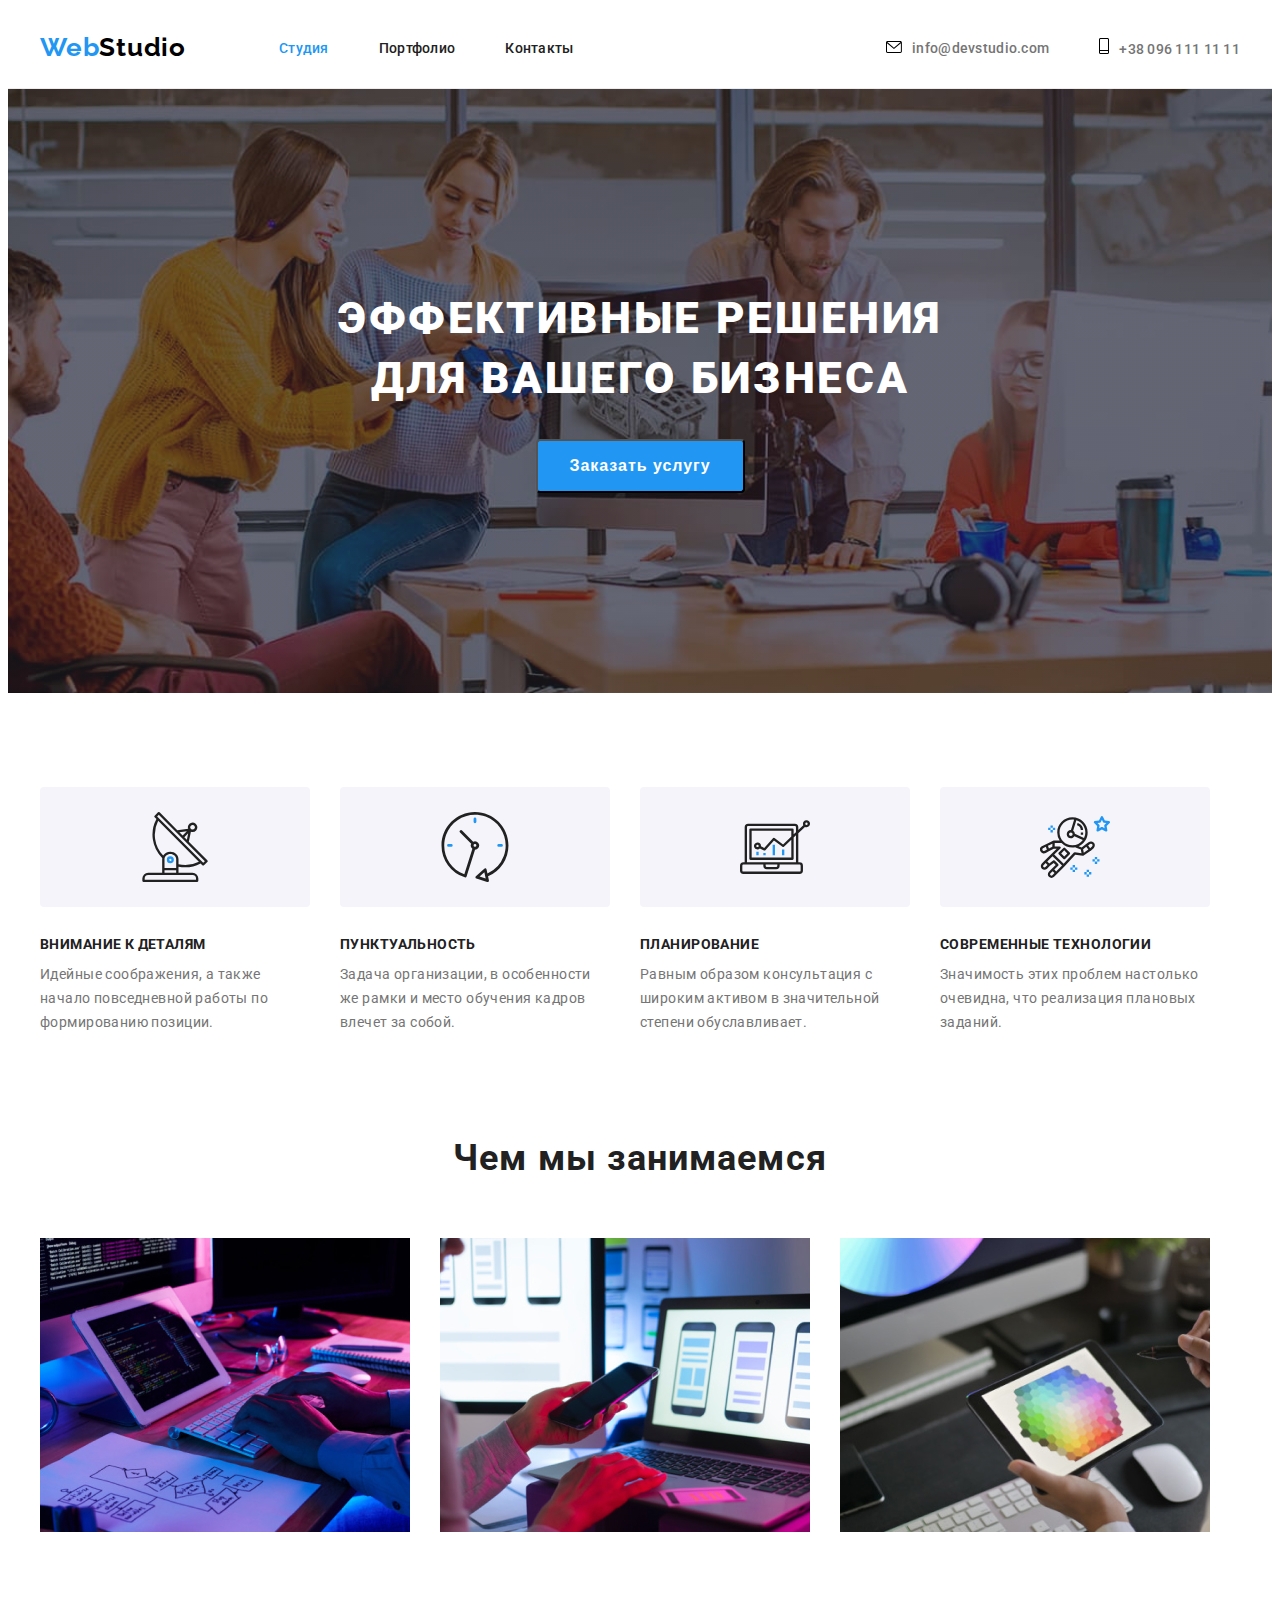
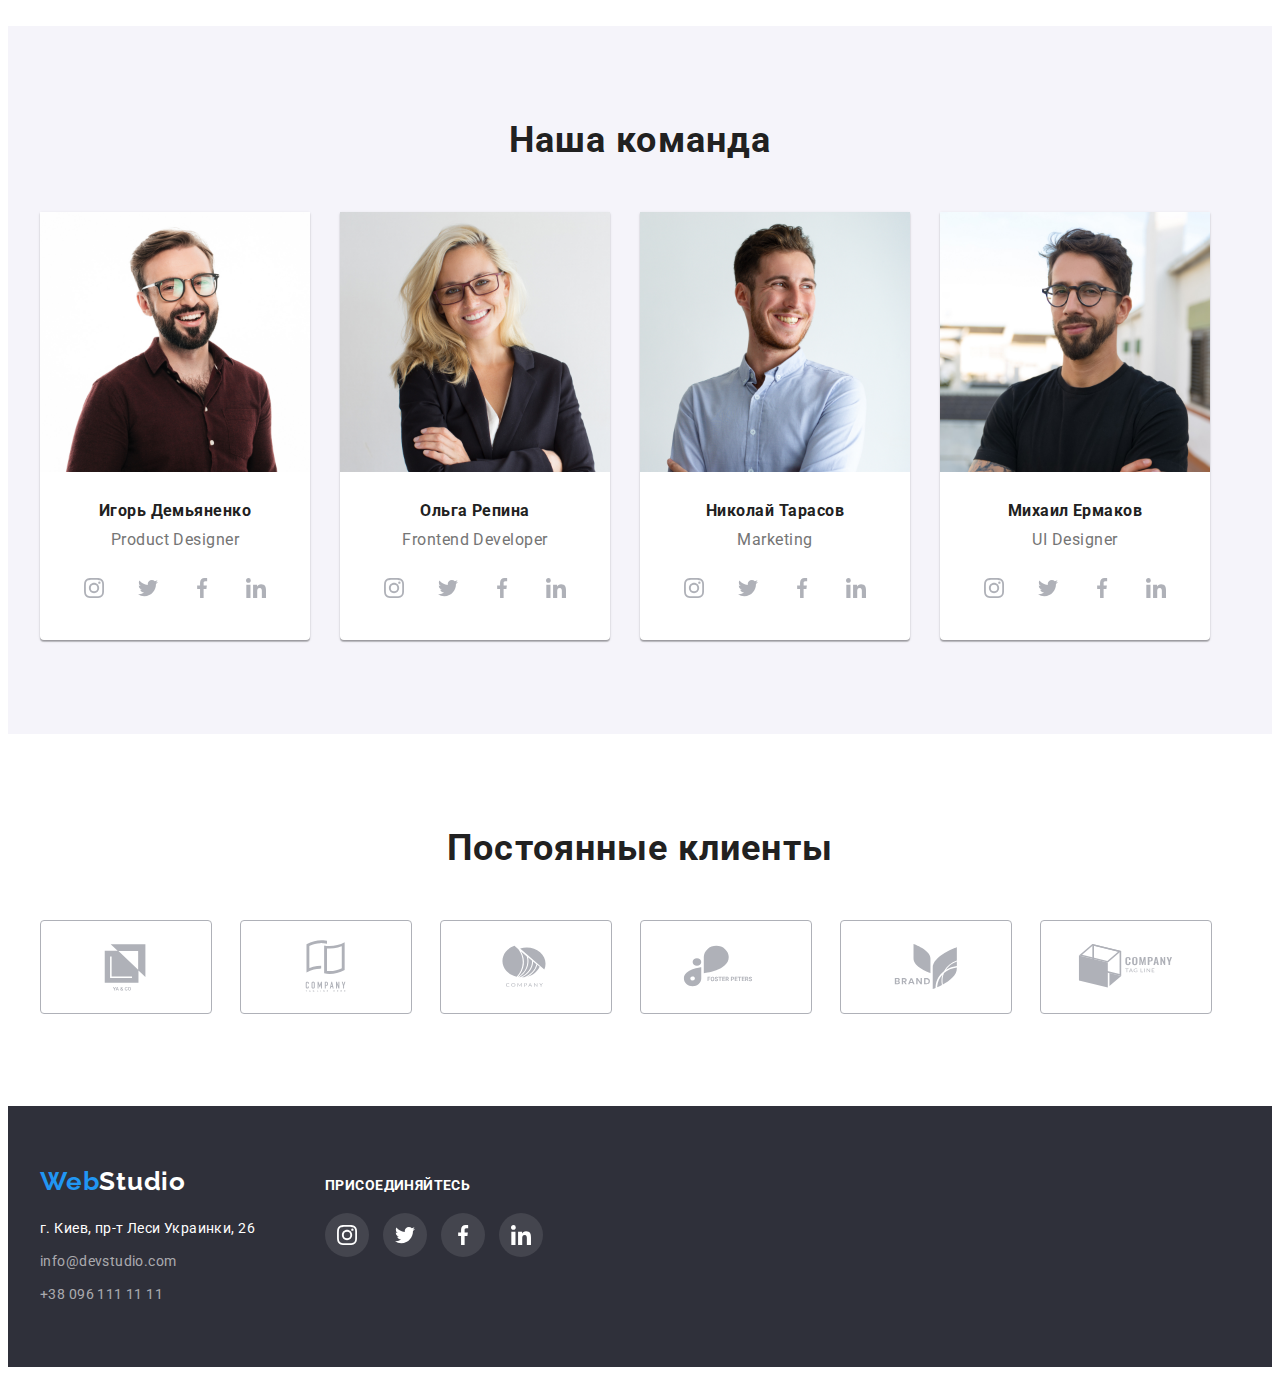
<file: index.html>
<!DOCTYPE html>
<html lang="en">
<head>
    <meta charset="UTF-8">
    <meta http-equiv="X-UA-Compatible" content="IE=edge">
    <meta name="viewport" content="width=device-width, initial-scale=1.0">
    <title>Document</title>
    <link rel="preconnect" href="https://fonts.googleapis.com">
    <link rel="preconnect" href="https://fonts.gstatic.com" crossorigin>
    <link href="https://fonts.googleapis.com/css2?family=Raleway:wght@700&family=Roboto:wght@400;500;700;900&display=swap"
        rel="stylesheet">

        <link rel="stylesheet" href="https://cdnjs.cloudflare.com/ajax/libs/modern-normalize/1.1.0/modern-normalize.min.css"
            integrity="sha512-wpPYUAdjBVSE4KJnH1VR1HeZfpl1ub8YT/NKx4PuQ5NmX2tKuGu6U/JRp5y+Y8XG2tV+wKQpNHVUX03MfMFn9Q=="
            crossorigin="anonymous" referrerpolicy="no-referrer" />
    <link rel="stylesheet" href="./css/styles.css"/>
</head>
<body>
    
    <header class="page-header">
        <div class="container page-header-container">
        <nav class="navigation">
        <a class="logo link"href="./index.html"><span class="web">Web</span>Studio</a>

        <ul class="menu list">
            <li class="menu-item"><a class="menu-link link current" href="./index.html">Студия</a></li>
            <li class="menu-item"><a class="menu-link link"href="./portfolio.html">Портфолио</a></li>
            <li class="menu-item"><a class="menu-link link"href="">Контакты</a></li>
        </ul>
        </nav>

        <ul class="contact-list list">
           <li class="menu-contact">
               
            
            
            <a class="mail link" href="mailto:info@devstudio.com"><svg class="menu-icon" width="16" height="12">
                <use href="./images/icons.svg#icon-mail"></use>
            </svg>info@devstudio.com</a>
                
            </li> 
            <li class="menu-contact">
                
                    
                
                <a class="phone-number link"href="tel:+380961111111"><svg class="menu-icon" width="10" height="16">
                    <use href="./images/icons.svg#icon-telefon"></use>
                </svg>+38 096 111 11 11</a></li>

        </ul>
        </div>


    </header>
    <main>
    <!--Герой-->
    
        <section class="hero">
            <div class="container">
            <h1 class="hero-text">Эффективные решения для вашего бизнеса</h1>
            <button class="modal-btn" type="button">Заказать услугу</button>
        </section>
    </div>
    <!--Преимущества-->

    <section class="section">
        <div class="container">
        <h2 class="our-benefits visually-hidden">Наши преимущества</h2>

        <ul class="benefits-list list">

            <li class="main-benefits">
                <div class="main-icon">
                    <svg class="main-menu-icon">
                        <use href="./images/icons.svg#icon-antenna"></use>
                    </svg>
                </div>
                <h3 class="suptitle-benefits">Внимание к деталям</h3>
                <p class="suptitle-benefits-list">Идейные соображения, а также начало повседневной работы по формированию позиции.</p>
            </li>

            <li class="main-benefits">
                        
                <div class="main-icon">
                    <svg class="main-menu-icon">
                        <use href="./images/icons.svg#icon-clock"></use>
                    </svg>
                </div>
                <h3 class="suptitle-benefits">Пунктуальность</h3>
                <p class="suptitle-benefits-list">Задача организации, в особенности же рамки и место обучения кадров влечет за собой.</p>
            </li>

            <li class="main-benefits">
                <div class="main-icon">
                    <svg class="main-menu-icon">
                        <use href="./images/icons.svg#icon-diagram"></use>
                    </svg>
                </div>
                <h3 class="suptitle-benefits">Планирование</h3>
                <p class="suptitle-benefits-list">Равным образом консультация с широким активом в значительной степени обуславливает.</p>
            </li>

            <li class="main-benefits">
                <div class="main-icon">
                    <svg class="main-menu-icon">
                        <use href="./images/icons.svg#icon-astronaut"></use>
                    </svg>
                </div>
                <h3 class="suptitle-benefits">Современные технологии</h3>
                <p class="suptitle-benefits-list">Значимость этих проблем настолько очевидна, что реализация плановых заданий.</p>
            </li>

            


        </ul>

        </div>
    </section>

<section class="our-work-section section">
    <div class="container">
    <h2 class="our-work">Чем мы занимаемся</h2>
    <ul class="our-work-list list">
    <li class="our-work-img">
        <img src="./images/verstka.jpg" alt="верстка на ПК" width="370"/> 
    </li>

    <li class="our-work-img">
        <img src="./images/design.jpg" alt="выбор дизайна страницы" width="370" />
    </li>

    <li class="our-work-img">
        <img src="./images/colors.jpg" alt="палитра цветов на планшете" width="370" />
    </li>

    </ul>
    </div>
</section>

<!--Наша команда-->

    <section class="our-team-sections section">
        <div class="container">
        <h2 class="our-team">Наша команда</h2>

        <ul class="our-team-list list">

            <li class="our-team-element">
                <img class="our-team-img" src="./images/igor.jpg" alt="Игорь Демьяненко" width="270"/>
            <div class="team-card">
                <h3 class="our-team-worker">Игорь Демьяненко</h3>
                <p class="our-team-prof">Product Designer</p>
                <ul class="social-list list">
                    <li class="social-list-item">
                        <a href="" class="social-list-link">
                            <svg class="social-list-icon" width="20" height="20">
                                <use href="./images/icons.svg#icon-instagram"></use>
                            </svg>
                        </a>
                    </li>

                    <li class="social-list-item">
                        <a href="" class="social-list-link">
                            <svg class="social-list-icon" width="20" height="20">
                                <use href="./images/icons.svg#icon-twitter"></use>
                            </svg>
                        </a>
                    </li>

                    <li class="social-list-item">
                        <a href="" class="social-list-link">
                            <svg class="social-list-icon" width="20" height="20">
                                <use href="./images/icons.svg#icon-facebook"></use>
                            </svg>
                        </a>
                    </li>

                    <li class="social-list-item">
                        <a href="" class="social-list-link">
                            <svg class="social-list-icon" width="20" height="20">
                                <use href="./images/icons.svg#icon-linkedin"></use>
                            </svg>
                        </a>
                    </li>
            </div>
            </li>

            <li class="our-team-element">
                <img class="our-team-img"src="./images/olga.jpg" alt="Ольга Репина" width="270" />
                <div class="team-card"><h3 class="our-team-worker">Ольга Репина</h3>
                <p class="our-team-prof">Frontend Developer</p>
                <ul class="social-list list">
                    <li class="social-list-item">
                        <a href="" class="social-list-link">
                            <svg class="social-list-icon" width="20" height="20">
                                <use href="./images/icons.svg#icon-instagram"></use>
                            </svg>
                        </a>
                    </li>
                
                    <li class="social-list-item">
                        <a href="" class="social-list-link">
                            <svg class="social-list-icon" width="20" height="20">
                                <use href="./images/icons.svg#icon-twitter"></use>
                            </svg>
                        </a>
                    </li>
                
                    <li class="social-list-item">
                        <a href="" class="social-list-link">
                            <svg class="social-list-icon" width="20" height="20">
                                <use href="./images/icons.svg#icon-facebook"></use>
                            </svg>
                        </a>
                    </li>
                
                    <li class="social-list-item">
                        <a href="" class="social-list-link">
                            <svg class="social-list-icon" width="20" height="20">
                                <use href="./images/icons.svg#icon-linkedin"></use>
                            </svg>
                        </a>
                        
                </div>
            </li>

            <li class="our-team-element">
                <img class="our-team-img"src="./images/nikolai.jpg" alt="Николай Тарасов" width="270" />
                <div class="team-card"><h3 class="our-team-worker">Николай Тарасов</h3>
                <p class="our-team-prof">Marketing</p>
                <ul class="social-list list">
                    <li class="social-list-item">
                        <a href="" class="social-list-link">
                            <svg class="social-list-icon" width="20" height="20">
                                <use href="./images/icons.svg#icon-instagram"></use>
                            </svg>
                        </a>
                    </li>
                
                    <li class="social-list-item">
                        <a href="" class="social-list-link">
                            <svg class="social-list-icon" width="20" height="20">
                                <use href="./images/icons.svg#icon-twitter"></use>
                            </svg>
                        </a>
                    </li>
                
                    <li class="social-list-item">
                        <a href="" class="social-list-link">
                            <svg class="social-list-icon" width="20" height="20">
                                <use href="./images/icons.svg#icon-facebook"></use>
                            </svg>
                        </a>
                    </li>
                
                    <li class="social-list-item">
                        <a href="" class="social-list-link">
                            <svg class="social-list-icon" width="20" height="20">
                                <use href="./images/icons.svg#icon-linkedin"></use>
                            </svg>
                        </a>
                        
                </div>
            </li>

            <li class="our-team-element">
                <img class="our-team-img"src="./images/mihail.jpg" alt="Михаил Ермаков" width="270" />
                <div class="team-card"><h3 class="our-team-worker">Михаил Ермаков</h3>
                <p class="our-team-prof">UI Designer</p>
                <ul class="social-list list">
                    <li class="social-list-item">
                        <a href="" class="social-list-link">
                            <svg class="social-list-icon" width="20" height="20">
                                <use href="./images/icons.svg#icon-instagram"></use>
                            </svg>
                        </a>
                    </li>
                
                    <li class="social-list-item">
                        <a href="" class="social-list-link">
                            <svg class="social-list-icon" width="20" height="20">
                                <use href="./images/icons.svg#icon-twitter"></use>
                            </svg>
                        </a>
                    </li>
                
                    <li class="social-list-item">
                        <a href="" class="social-list-link">
                            <svg class="social-list-icon" width="20" height="20">
                                <use href="./images/icons.svg#icon-facebook"></use>
                            </svg>
                        </a>
                    </li>
                
                    <li class="social-list-item">
                        <a href="" class="social-list-link">
                            <svg class="social-list-icon" width="20" height="20">
                                <use href="./images/icons.svg#icon-linkedin"></use>
                            </svg>
                        </a>
                        
                </div>
            </li>
            </ul>

        </ul>
        </div>
    </section>

    <!---Постоянные клиенты-->

    <section class="section">
        <div class="container">
            <h2 class="our-klients">Постоянные клиенты</h2>
    
            <ul class="klients-list list">
    
                <li class="main-klients">
                    
                    
                        <a href="#" class="social-link-list">
                        <svg class="klients-menu-icon">
                            <use href="./images/icons.svg#icon-logo"></use>
                        </svg>
                        </a>
                    
                    
                </li>
                <li class="main-klients">
                    
                        <a href="#" class="social-link-list">
                        <svg class="klients-menu-icon">
                            <use href="./images/icons.svg#icon-logo-1"></use>
                        </svg>
                        </a>
                    
                
                </li>
                <li class="main-klients">
                    
                        <a href="#" class="social-link-list">
                        <svg class="klients-menu-icon">
                            <use href="./images/icons.svg#icon-logo-2"></use>
                        </svg>
                        </a>
                    
                
                </li>
                <li class="main-klients">
                    
                        <a href="#" class="social-link-list">
                        <svg class="klients-menu-icon">
                            <use href="./images/icons.svg#icon-logo-3"></use>
                        </svg>
                        </a>
                   
                
                </li>
                <li class="main-klients">
                    
                        <a href="#" class="social-link-list">
                        <svg class="klients-menu-icon">
                            <use href="./images/icons.svg#icon-logo-4"></use>
                        </svg>
                        </a>
                   
                
                </li>
                <li class="main-klients">
                    
                    
                    <a href="#" class="social-link-list">
                        
                        <svg class="klients-menu-icon">
                            <use href="./images/icons.svg#icon-logo-5"></use>
                            
                        
                            
                        </svg>
                        </a>
                        
                    
                    
                </li>

    
                
    
    
    
    
            </ul>
    
        </div>
    </section>

    </main>

    <!--футер-->

    <footer class="footer">
        <div class="container container-flex">

        <div>
            
            <a class="logo web-footer link" href="./index.html">Web<span class="studio">Studio</span></Studio></a>

        <address class="adres">

         <ul class="adres-list list">
            <li class="adres-item"><a class="nav-link link"href="https://goo.gl/maps/8EkQ3KVRZ2arSs8y7">г. Киев, пр-т Леси Украинки, 26</a></li>
            <li class="adres-item"><a class="mail-link link"href="mailto:info@devstudio.com">info@devstudio.com</a></li>
            <li class="adres-item"><a class="tel-link link"href="tel:+380961111111">+38 096 111 11 11</a></li>
        
         </ul>

        </address>

        </div>

         

        
         
        
        <div class="futer-link">
        
            <h2 class="futer-text" >присоединяйтесь</h2>
        <ul class="list">
            
            
            <li class="social-list-item-futer">
                <a href="" class="social-list-link-futer">
                    <svg class="social-list-icon-futer" width="20" height="20">
                        <use href="./images/icons.svg#icon-instagram"></use>
                    </svg>
                </a>
            </li>

            <li class="social-list-item-futer">
                <a href="" class="social-list-link-futer">
                    <svg class="social-list-icon-futer" width="20" height="20">
                        <use href="./images/icons.svg#icon-twitter"></use>
                    </svg>
                </a>
            </li>

            <li class="social-list-item-futer">
                <a href="" class="social-list-link-futer">
                    <svg class="social-list-icon-futer" width="20" height="20">
                        <use href="./images/icons.svg#icon-facebook"></use>
                    </svg>
                </a>
            </li>

            <li class="social-list-item-futer">
                <a href="" class="social-list-link-futer">
                    <svg class="social-list-icon-futer" width="20" height="20">
                        <use href="./images/icons.svg#icon-linkedin"></use>
                    </svg>
                </a>
            </li>
            
            </div>
        
        </div>




    </footer>
</body>
</html>
</file>
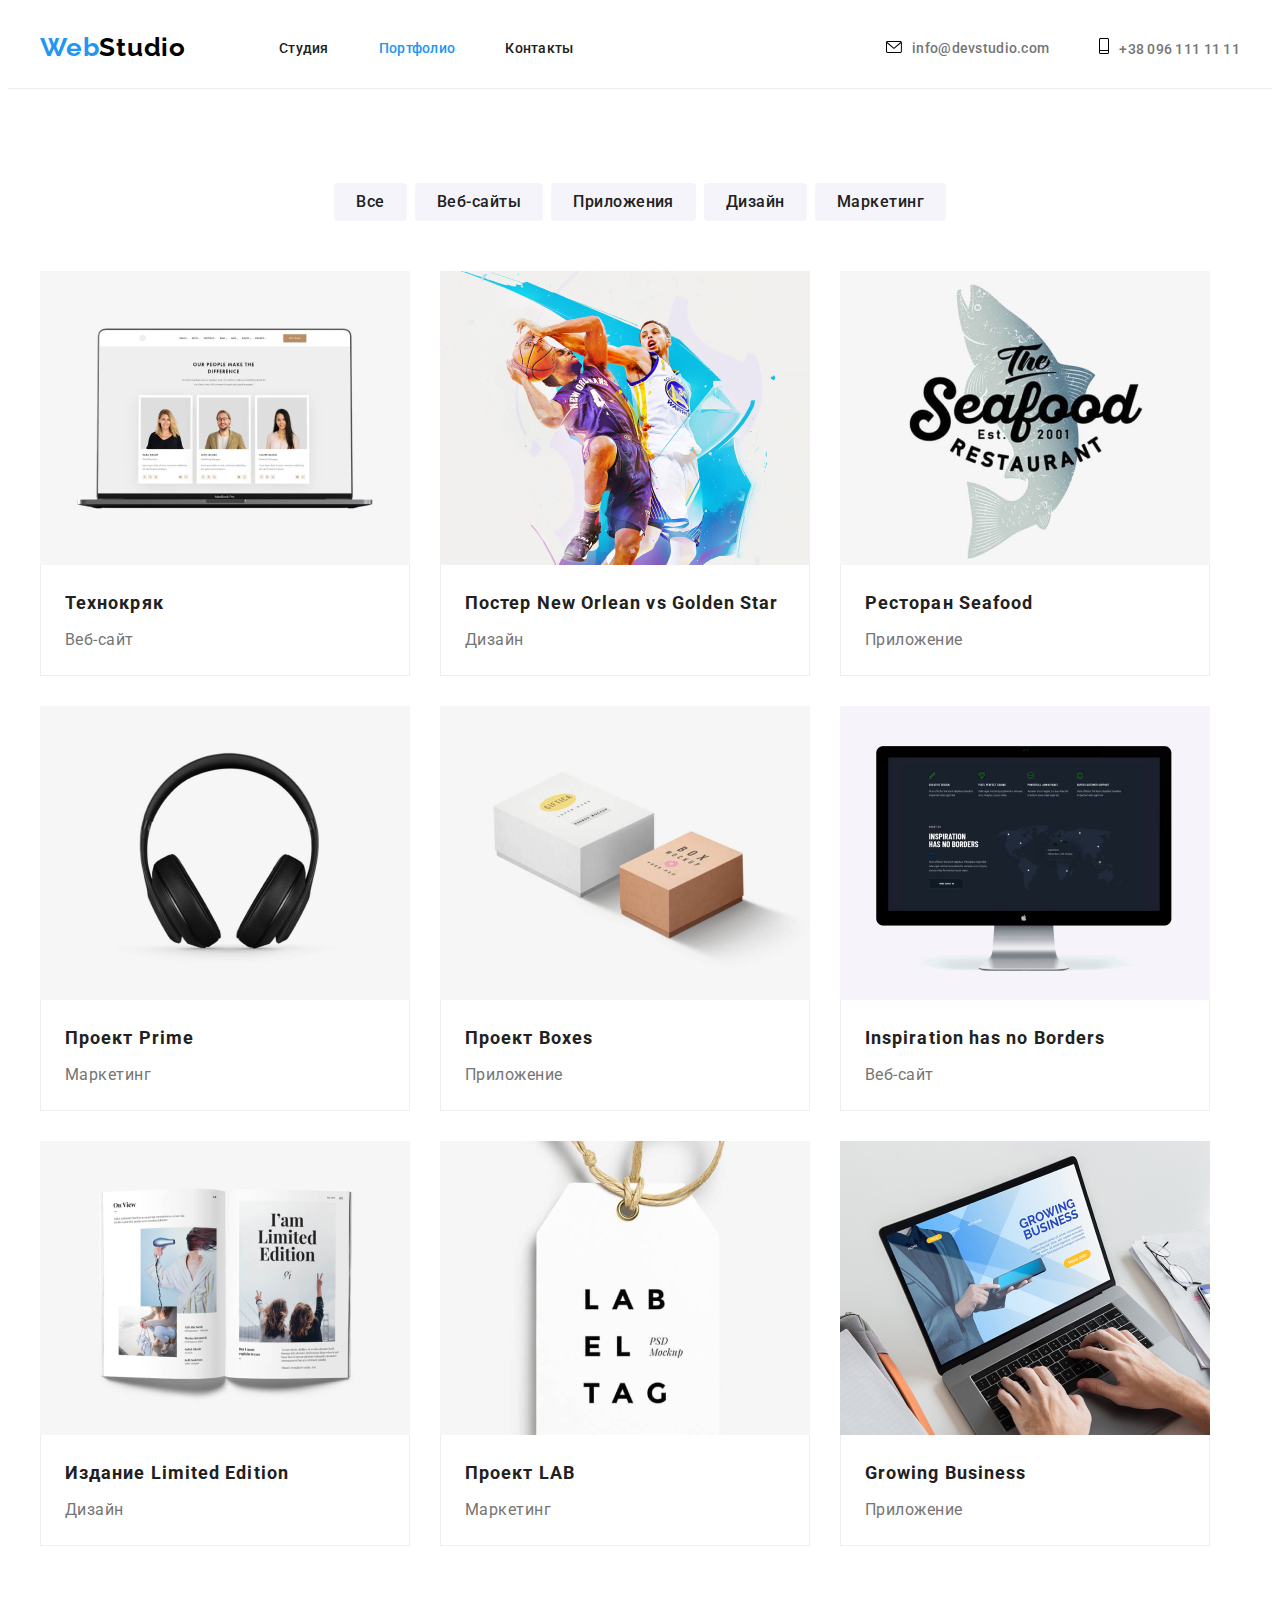
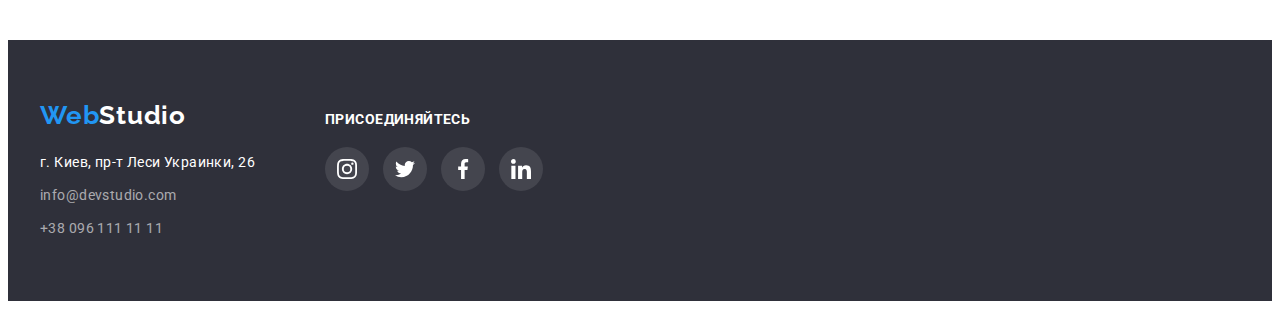
<file: portfolio.html>
<!DOCTYPE html>
<html lang="en">

<head>
    <meta charset="UTF-8">
    <meta http-equiv="X-UA-Compatible" content="IE=edge">
    <meta name="viewport" content="width=device-width, initial-scale=1.0">
    <title>Document</title>
    <link rel="preconnect" href="https://fonts.googleapis.com">
    <link rel="preconnect" href="https://fonts.gstatic.com" crossorigin>
    <link
        href="https://fonts.googleapis.com/css2?family=Raleway:wght@700&family=Roboto:wght@400;500;700;900&display=swap"
        rel="stylesheet">

        <link rel="stylesheet" href="https://cdnjs.cloudflare.com/ajax/libs/modern-normalize/1.1.0/modern-normalize.min.css"
            integrity="sha512-wpPYUAdjBVSE4KJnH1VR1HeZfpl1ub8YT/NKx4PuQ5NmX2tKuGu6U/JRp5y+Y8XG2tV+wKQpNHVUX03MfMFn9Q=="
            crossorigin="anonymous" referrerpolicy="no-referrer" />
    <link rel="stylesheet" href="./css/styles.css" />
</head>

<body>
    <header class="page-header">
        <div class="container page-header-container">
            <nav class="navigation">
                <a class="logo link" href="./index.html"><span class="web">Web</span>Studio</a>
    
                <ul class="menu list">
                    <li class="menu-item"><a class="menu-link link" href="./index.html">Студия</a></li>
                    <li class="menu-item"><a class="menu-link link current" href="./portfolio.html">Портфолио</a></li>
                    <li class="menu-item"><a class="menu-link link" href="">Контакты</a></li>
                </ul>
            </nav>
    
            <ul class="contact-list list">
                <li class="menu-contact">
            
            
            
                    <a class="mail link" href="mailto:info@devstudio.com"><svg class="menu-icon" width="16" height="12">
                            <use href="./images/icons.svg#icon-mail"></use>
                        </svg>info@devstudio.com</a>
            
                </li>
                <li class="menu-contact">
            
            
            
                    <a class="phone-number link" href="tel:+380961111111"><svg class="menu-icon" width="10" height="16">
                            <use href="./images/icons.svg#icon-telefon"></use>
                        </svg>+38 096 111 11 11</a>
                </li>
            
            </ul>
            </div>
        </div>
    
    
    </header>
    
    <main>
        <!--Список кнопок-->
<section class="section">
    <div class="container">
    <h1 class="main-button visually-hidden">Buttons</h1>

    <ul class="button-list list">
        <li class="button-item"><button class="button-portfolio button button-all">Все</button></li>
        <li class="button-item"><button class="button-portfolio button">Веб-сайты</button></li>
        <li class="button-item"><button class="button-portfolio button">Приложения</button></li>
        <li class="button-item"><button class="button-portfolio button">Дизайн</button></li>
        <li class="button-item"><button class="button-portfolio button">Маркетинг</button></li>
    </ul>


    <!--Список работ-->

    <ul class="projects-list list">
        <li class="projects-item list">
            <a href="" class="projects-item-link link"><img src="./images/komputer.jpg" alt="ноутбук" width="370">
        <div class="projects-card"><h2 class="project-name">Технокряк</h2>
        <p class="project-type">Веб-сайт</p>
        </div></a>
        </li>

        <li class="projects-item list">
            <a href="#" class="projects-item-link link"><img src="./images/basketball.jpg" alt="баскетбол" width="370">
            <div class="projects-card"><h2 class="project-name">Постер New Orlean vs Golden Star</h2>
            <p class="project-type">Дизайн</p>
            </div></a>
        </li>

        <li class="projects-item list">
            <a href="#" class="projects-item-link link"><img src="./images/seafood.jpg" alt="лого Ресторан Seafood" width="370">
            <div class="projects-card"><h2 class="project-name">Ресторан Seafood</h2>
            <p class="project-type">Приложение</p>
            </div></a>
        </li>

        <li class="projects-item list">
            <a href="#" class="projects-item-link link"><img src="./images/earphones.jpg" alt="наушники" width="370">
            <div class="projects-card"><h2 class="project-name">Проект Prime</h2>
            <p class="project-type">Маркетинг</p>
            </div></a>
            
        </li>

        <li class="projects-item list">
            <a href="#" class="projects-item-link link"><img src="./images/boxes.jpg" alt="две коробки" width="370">
            <div class="projects-card"><h2 class="project-name">Проект Boxes</h2>
            <p class="project-type">Приложение</p>
            </div></a>
           
        </li>

        <li class="projects-item list">
            <a href="#" class="projects-item-link link"><img src="./images/pk.jpg" alt="монитор" width="370">
            <div class="projects-card"><h2 class="project-name">Inspiration has no Borders</h2>
            <p class="project-type">Веб-сайт</p>
            </div></a>
        </li>

        <li class="projects-item list">
            <a href="#" class="projects-item-link link"><img src="./images/book.jpg" alt="журнал" width="370">
            <div class="projects-card"><h2 class="project-name">Издание Limited Edition</h2>
            <p class="project-type">Дизайн</p>
            </div></a>
        </li>

        <li class="projects-item list">
            <a href="#" class="projects-item-link link"><img src="./images/birka.jpg" alt="бирка" width="370">
            <div class="projects-card"><h2 class="project-name">Проект LAB</h2>
            <p class="project-type">Маркетинг</p>
            </div></a>
        </li>

        <li class="projects-item list">
            <a href="#" class="projects-item-link link"><img src="./images/laptop.jpg" alt="ноутбук" width="370">
            <div class="projects-card"><h2 class="project-name">Growing Business</h2>
            <p class="project-type">Приложение</p>
            </div></a>
        </li>
        
    </ul>
    </div>

</section>
    </main>
    
    
    <!--футер-->
    
    <footer class="footer">
        <div class="container container-flex">
    
            <div>
    
                <a class="logo web-footer link" href="./index.html">Web<span class="studio">Studio</span></Studio></a>
    
                <address class="adres">
    
                    <ul class="adres-list list">
                        <li class="adres-item"><a class="nav-link link" href="https://goo.gl/maps/8EkQ3KVRZ2arSs8y7">г.
                                Киев, пр-т Леси Украинки, 26</a></li>
                        <li class="adres-item"><a class="mail-link link"
                                href="mailto:info@devstudio.com">info@devstudio.com</a></li>
                        <li class="adres-item"><a class="tel-link link" href="tel:+380961111111">+38 096 111 11 11</a></li>
    
                    </ul>
    
                </address>
    
            </div>
    
    
    
    
    
    
            <div class="futer-link">
    
                <h2 class="futer-text">присоединяйтесь</h2>
                <ul class="list">
    
    
                    <li class="social-list-item-futer">
                        <a href="" class="social-list-link-futer">
                            <svg class="social-list-icon-futer" width="20" height="20">
                                <use href="./images/icons.svg#icon-instagram"></use>
                            </svg>
                        </a>
                    </li>
    
                    <li class="social-list-item-futer">
                        <a href="" class="social-list-link-futer">
                            <svg class="social-list-icon-futer" width="20" height="20">
                                <use href="./images/icons.svg#icon-twitter"></use>
                            </svg>
                        </a>
                    </li>
    
                    <li class="social-list-item-futer">
                        <a href="" class="social-list-link-futer">
                            <svg class="social-list-icon-futer" width="20" height="20">
                                <use href="./images/icons.svg#icon-facebook"></use>
                            </svg>
                        </a>
                    </li>
    
                    <li class="social-list-item-futer">
                        <a href="" class="social-list-link-futer">
                            <svg class="social-list-icon-futer" width="20" height="20">
                                <use href="./images/icons.svg#icon-linkedin"></use>
                            </svg>
                        </a>
                    </li>
    
            </div>
    
        </div>
    
    
    
    
    </footer>
    </body>
    
    </html>
</file>
<file: css/styles.css>
:root {
    --accent-color:#2196F3;
    --accent-color-black:#212121;
    --accent-color-gray:#757575;
}

h1,h2,h3,h4,h5,h6,p {
    margin-top: 0;
    margin-bottom: 0;
}

ul,ol{
    margin-top: 0;
    margin-bottom: 0;
    padding-left: 0;
}

img{
    display: block;
    
}

/*{
    outline: 1px solid;color: tomato;
}*/



.list{
    list-style: none;
}

.link{
    text-decoration: none;
}

body{
    font-family: 'Roboto',sans-serif;
    font-weight: 500;
    

}

.container{
    width: 1200px;
    margin-left: auto;
    margin-right: auto;
    padding-left: 15px;
    padding-right: 15px;
    
}

.visually-hidden{
    position: absolute;
    width: 1px;
    height: 1px;
    margin: -1px;
    border: 0;
    padding: 0;
    white-space: nowrap;
    clip-path: inset(100%);
    clip: rect(0 0 0 0);
    overflow: hidden;
}

.section{
    padding: 94px 0;

}

.page-header-container{
    display: flex;
    align-items: center;
}

.page-header{
    padding-top: 24px;
    padding-bottom: 25px;
    background: #FFFFFF;
    border-bottom: 1px solid #ECECEC;
    
}


.logo{
    font-family: 'Raleway', sans-serif;
    font-weight: 700;
    font-size: 26px;
    line-height: 1.2;
   letter-spacing: 0.03em;
   color: #000;
  
   
   
   
}

.web{
    color:var(--accent-color);
}

.navigation{
    display: flex;
    align-items: center;
}

.menu{
    display: flex;
    margin-left: 93px;

   
}

.menu-item .current{
    color: var(--accent-color)
}



.menu-item:not(:last-child){
    margin-right: 50px;
}

.menu-link{
    font-size: 14px;
    line-height: 1.14;
    letter-spacing: 0.02em;
    /*padding-top:    32px;
    padding-bottom: 32px;*/
    color: var(--accent-color-black);
}

.menu-link:hover,
.menu-link:focus{
    color:var(--accent-color);
}

.contact-list{
    display: flex;
    margin-left: auto;
}

.contact-list .menu-contact+.menu-contact{
    margin-left: 50px;
}

.phone-number{
    font-size: 14px;
    line-height: 1.14;
    letter-spacing: 0.02em;
    color:var(--accent-color-gray);
}

.mail{
    font-size: 14px;
    line-height: 1.14;
    letter-spacing: 0.02em;
    margin-left:auto;
    color:var(--accent-color-gray);
}

.phone-number:hover,
.phone-number:focus{
    color:var(--accent-color);
    fill: rgba(33, 150, 243, 1);
}

.mail:hover,
.mail:focus {
    color:var(--accent-color);
    fill: rgba(33, 150, 243, 1)
}

/*hero*/



.hero{
    text-transform: uppercase;
    background-color: rgba(196, 196, 196, 1);
    text-align: center;
    padding-top: 200px;
    padding-bottom: 200px;
    margin-left: auto;
    margin-right: auto;

    background-image:linear-gradient(to right, rgba(47, 48, 58, 0.4), rgba(47, 48, 58, 0.4)),url(../images/background.jpg);
    background-size: cover;
    background-position: center;
    background-repeat: no-repeat;
    max-width: 1600px;
}

.hero-text{
    font-weight: 900;
    font-size: 44px;
    line-height: 1.36;
    letter-spacing: 0.06em;
    color: #FFFFFF;
    margin-left: auto;
    margin-right: auto;
    width: 696px;
    margin-bottom: 30px;
    
}


.modal-btn{
    min-width: 136px;
    padding-left: 32px;
    padding-top: 10px;
    padding-right: 32px;
    padding-bottom: 10px;
    
    border-radius:4px;
   
    font-weight: 700;
    font-size: 16px;
    line-height: 1.875;
    letter-spacing: 0.06em;
    cursor: pointer;
    color: #FFFFFF;
    background: var(--accent-color);
    
}
.modal-btn:hover,
.modal-btn:focus{
    background:var(--accent-color);
    color: #ffffff;
}

/*benefits*/



.benefits-list{
    display: flex;
}

.main-benefits{
    width: 270px;
    margin-right: 30px;
    flex-wrap: wrap;
    
}
.main-benefits:nth-child(4n){
    margin-right: 0;
}

.main-benefits:nth-last-child(-n+4){
    margin-bottom: 0;
}

.suptitle-benefits{
    
    
    font-weight: 700;
    font-size: 14px;
    line-height: 1.14;
    letter-spacing: 0.03em;
    text-transform: uppercase;
    
    color: var(--accent-color-black);

    margin-bottom: 10px;
}

.suptitle-benefits-list{
    font-weight: 400;
    font-size: 14px;
    line-height: 1.71;
    letter-spacing: 0.03em;
    
    color:var(--accent-color-gray);
}

/*our-work*/

.our-work-section{
    
    padding-top: 0;
    
}

.our-work{
    
    margin-bottom: 50px;
    
    font-weight: 700;
    font-size: 36px;
    line-height: 1.66;
    text-align: center;
    letter-spacing: 0.03em;
    
    color: var(--accent-color-black);
    
}

.our-work-list{
    display:flex;
    
}

.our-work-img{
    margin-right: 30px;
}

.our-work-img:nth-child(3n) {
    margin-right: 0;
}

/*our-team*/


.our-team-sections{
    background: #F5F4FA;
    
}

.our-team-list{
    display: flex;
    margin-top: 50px;
    text-align: center;
    
}

.team-card{

    padding-top: 30px;
    padding-bottom: 30px;
    
    
}



.our-team-element{
    background: #FFFFFF;
    margin-right: 30px;
    background: #FFFFFF;
    /* material shadow v1 */
    box-shadow: 0px 1px 3px rgba(0, 0, 0, 0.12),
    0px 1px 1px rgba(0, 0, 0, 0.14),
    0px 2px 1px rgba(0, 0, 0, 0.2);
    border-radius: 0px 0px 4px 4px;
    
}
.our-team-element:nth-child(4n) {
        margin-right: 0;
}
    
.our-team-element:nth-last-child(-n+4) {
    margin-bottom: 0;
}

.our-team{

    font-weight: 700;
    font-size: 36px;
    line-height: 1.16;
    text-align: center;
    letter-spacing: 0.03em;
    color: var(--accent-color-black);
    
}

.our-team-worker{
    font-size: 16px;
    line-height: 1.18;
    letter-spacing: 0.03em;
    
    color: var(--accent-color-black);
}

.our-team-prof{
    font-weight: 400;
    font-size: 16px;
    line-height: 1.18;
    letter-spacing: 0.03em;
    
    color:var(--accent-color-gray);
    margin-top: 10px;
    margin-bottom: 16px;
}

/*futter*/
.footer{
    display: flex;
    background-color: #2F303A;
    padding: 60px 0;
    
    
}


.web-footer{
    color: var(--accent-color);
    
   
}

.studio{
    color: #FFFFFF;
}

.adres{
    
    font-style: normal;
    
}





.adres-list{
    margin-top: 20px;
}

.adres-item{
    margin-bottom: 9px;
}
.adres-item:last-child{
    margin-bottom: 0;
}

.nav-link{
    font-weight: 400;
    font-size: 14px;
    line-height: 1.71;
    letter-spacing: 0.03em;
    color: #FFFFFF;
    margin-bottom: 9px;
}

.nav-link:hover,
.nav-link:focus{
   color: var(--accent-color)
}

.mail-link {
    font-weight: 400;
    font-size: 14px;
    line-height: 1.71;
    letter-spacing: 0.03em;

    color: rgba(255, 255, 255, 0.6);

}

.mail-link:hover,
.mail-link:focus {
    color:var(--accent-color)
}

.tel-link {
    font-weight: 400;
    font-size: 14px;
    line-height: 1.71;
    letter-spacing: 0.03em;

    color: rgba(255, 255, 255, 0.6);
    ;
}

.tel-link:hover,
.tel-link:focus {
    color: var(--accent-color)
}

/*----------portfolio---------*/

/*---body---*/

.buttons{
    
    font-size: 16px;
    line-height: 1.62;
    text-align: center;
    letter-spacing: 0.03em;
    
    
}
.button-list{
    display: flex;
    justify-content: center;
    margin-bottom: 50px;
    
}

.button-item{
    display:flex;
    justify-content: center;
    margin-right: 8px;
    
}

.button-item:last-child{
    margin-right: 0;

    
}
.button-portfolio{
    background-color: #F5F4FA;
    color:var(--accent-color-black);
    padding-left: 22px;
    padding-top: 6px;
    padding-right: 22px;
    padding-bottom: 6px;
    border-radius: 4px;
    min-width: 101px;
    border: transparent;

    font-family: 'Roboto';
    font-style: normal;
    font-weight: 500;
    font-size: 16px;
    line-height: 1.625;
    letter-spacing: 0.03em;
    

    
    
}

.button-portfolio:hover,
.button-portfolio:focus{
    color: #FFFFFF;
    background: var(--accent-color);
    cursor: pointer;
    box-shadow: 0px 3px 1px rgba(0, 0, 0, 0.1),
    0px 1px 2px rgba(0, 0, 0, 0.08),
    0px 2px 2px rgba(0, 0, 0, 0.12);
    border-radius: 4px;
}

.button-all{
    min-width: 73px;
    color:var(--accent-color-black);
    padding-left: 22px;
    padding-top: 6px;
    padding-right: 22px;
    padding-bottom: 6px;
    
    border-radius: 4px;
}

/*---projects---*/

.project-name {
    
    font-weight: 700;
    font-size: 18px;
    line-height: 2;
    letter-spacing: 0.06em;

    color:var(--accent-color-black);

}

.projects-item{
   margin-right: 30px;
   margin-bottom: 30px;
  
    background: #FFFFFF;
   
}

.projects-item-link{
    display:block;
}


.projects-item-link:hover,
.projects-item-link:focus{
    
   
    box-shadow: 0px 1px 1px rgba(0, 0, 0, 0.12),
    0px 4px 4px rgba(0, 0, 0, 0.06),
    1px 4px 6px rgba(0, 0, 0, 0.16);
}

.projects-item:nth-child(3n){
    margin-right: 0;
}
.projects-item:nth-last-child(-n+3){
    margin-bottom: 0;
}



.projects-list{
    display:flex;
    flex-wrap: wrap;
    
    
}

.projects-card{
    padding-left: 24px;
    padding-top: 20px ;
    padding-right: 24px;
    padding-bottom: 20px;
    border-left: 1px solid #EEEEEE;
    border-right: 1px solid #EEEEEE;
    border-bottom: 1px solid #EEEEEE;
}


.project-type{
    
    font-weight: 400;
    font-size: 16px;
    line-height: 1.87;
    letter-spacing: 0.03em;
    
    margin-top: 4px;
    
    
    color: var(--accent-color-gray);
}
/* header-icon*/
.icon{
    padding-right: 10px;
    border: 0;
    fill:rgba(117, 117, 117, 1);
    background-color: #FFFFFF;
   
}

.menu-icon{
    margin-right: 10px;
}


    


/* our benefits */

.main-icon{
    display: flex;
    align-items: center;
    justify-content: center;
    height: 120px;
    border: 0;
    margin-bottom: 30px;
    background: #F5F4FA;
    border-radius: 4px;
    
}

.main-menu-icon{
    width: 70px;
    height: 70px;
    
   
}

.our-klients{
   text-align: center;
   margin-bottom: 50px;

  
font-style: normal;
font-weight: 700;
font-size: 36px;
line-height: 1.16;
text-align: center;
letter-spacing: 0.03em;

color: var(--accent-color-black)
    
}

.klients-list{
    display: flex;
    
    
    
}

.main-klients{
    
    margin-right: 30px;
    width: 170px;
    height: 92px;
    
}
.main-klients:last-child{
    margin-right:0
}


.klients-menu-icon{
    
    width: 106px;
    height: 60px;

}



.social-link-list{
    display: flex;
    align-items: center;
    justify-content: center;
    width: 100%;
    height: 100%;
    border: 1px solid #AFB1B8;
    border-radius: 4px;
    fill:rgba(175, 177, 184, 1);
}

.social-link-list:hover,
.social-link-list:focus{
    border: 1px solid #2196F3;
    border-radius: 4px;
    fill: rgba(33, 150, 243, 1);
}


.company-name{
    display: flex;
}
.company-name:hover{
    background-color: #000;
}



.social-list {
    display: flex;
    justify-content: center;
}

.social-list-item:not(:last-child) {
    margin-right: 10px;
}

.social-list-link {
    display: flex;
    align-items: center;
    justify-content: center;
    width: 44px;
    height: 44px;
    border-radius: 50%;
    background-color: #ffffff;
}

.social-list-link:hover,
.social-list-link:focus {
    background-color: #2196F3;
    fill: rgba(255, 255, 255, 1);
}

.social-list-icon {
    fill: rgba(175, 177, 184, 1);
}

.social-list-link:hover .social-list-icon,
.social-list-link:focus .social-list-icon {
    fill: rgba(255, 255, 255, 1)
}

.social-list-item-futer{
    display:inline-block;
    margin-right: 10px;
  
   
}



.futer-link {
    display: flex;
    flex-direction: column;
    margin-left: 70px;


}

.futer-text{
    margin-bottom: 20px;

    font-family: 'Roboto';
    font-style: normal;
    font-weight: 700;
    font-size: 14px;
    line-height: 16px;
    letter-spacing: 0.03em;
    text-transform: uppercase;
    
    color: #FFFFFF;
}

.container-flex{
    display: flex;
    align-items: baseline;

    
}




.social-list-futer{
    margin-top: 100px;
}


.social-list-link-futer{

display: flex;
align-items: center;
justify-content: center;
width: 44px;
height: 44px;
border-radius: 50%;
background: rgba(255, 255, 255, 0.1);
fill: rgba(255, 255, 255, 1)

}

  
.social-list-link-futer:hover,
.social-list-link-futer:focus{
    background: #2196F3;
}
</file>
